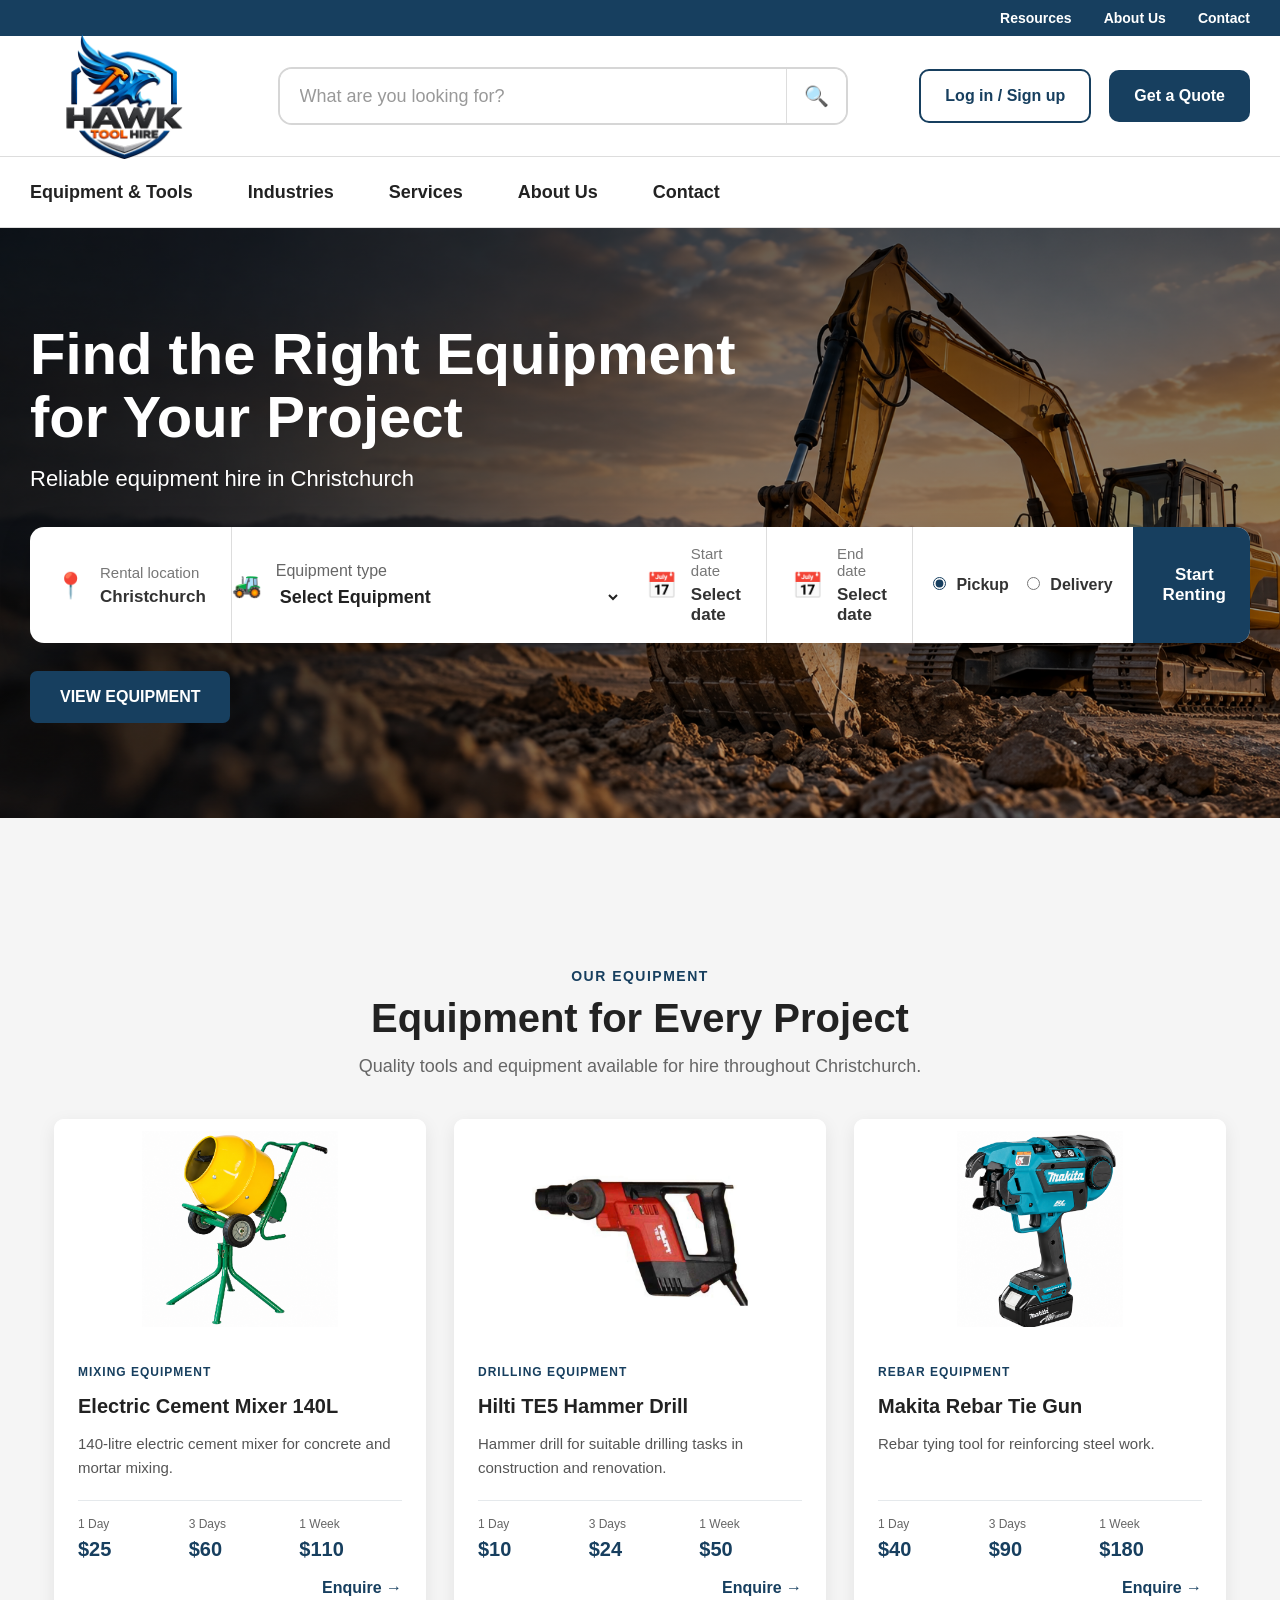
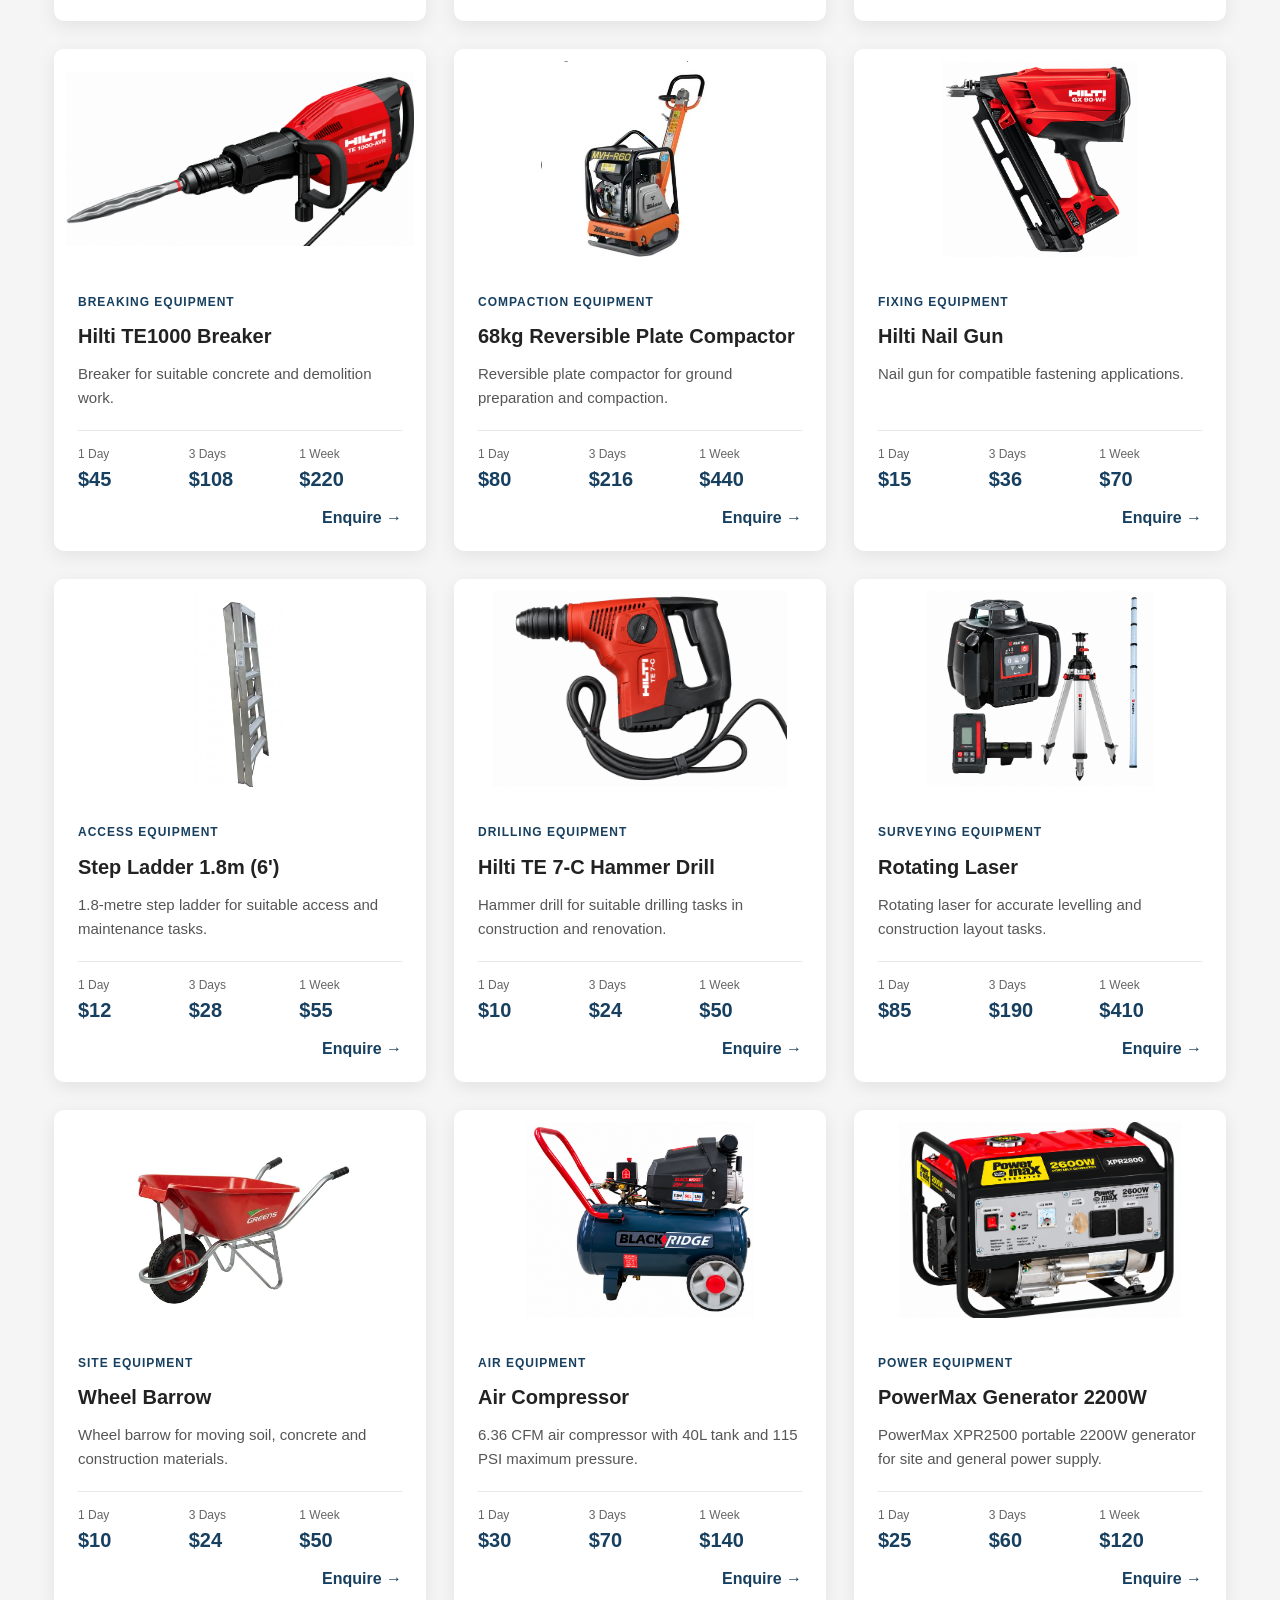
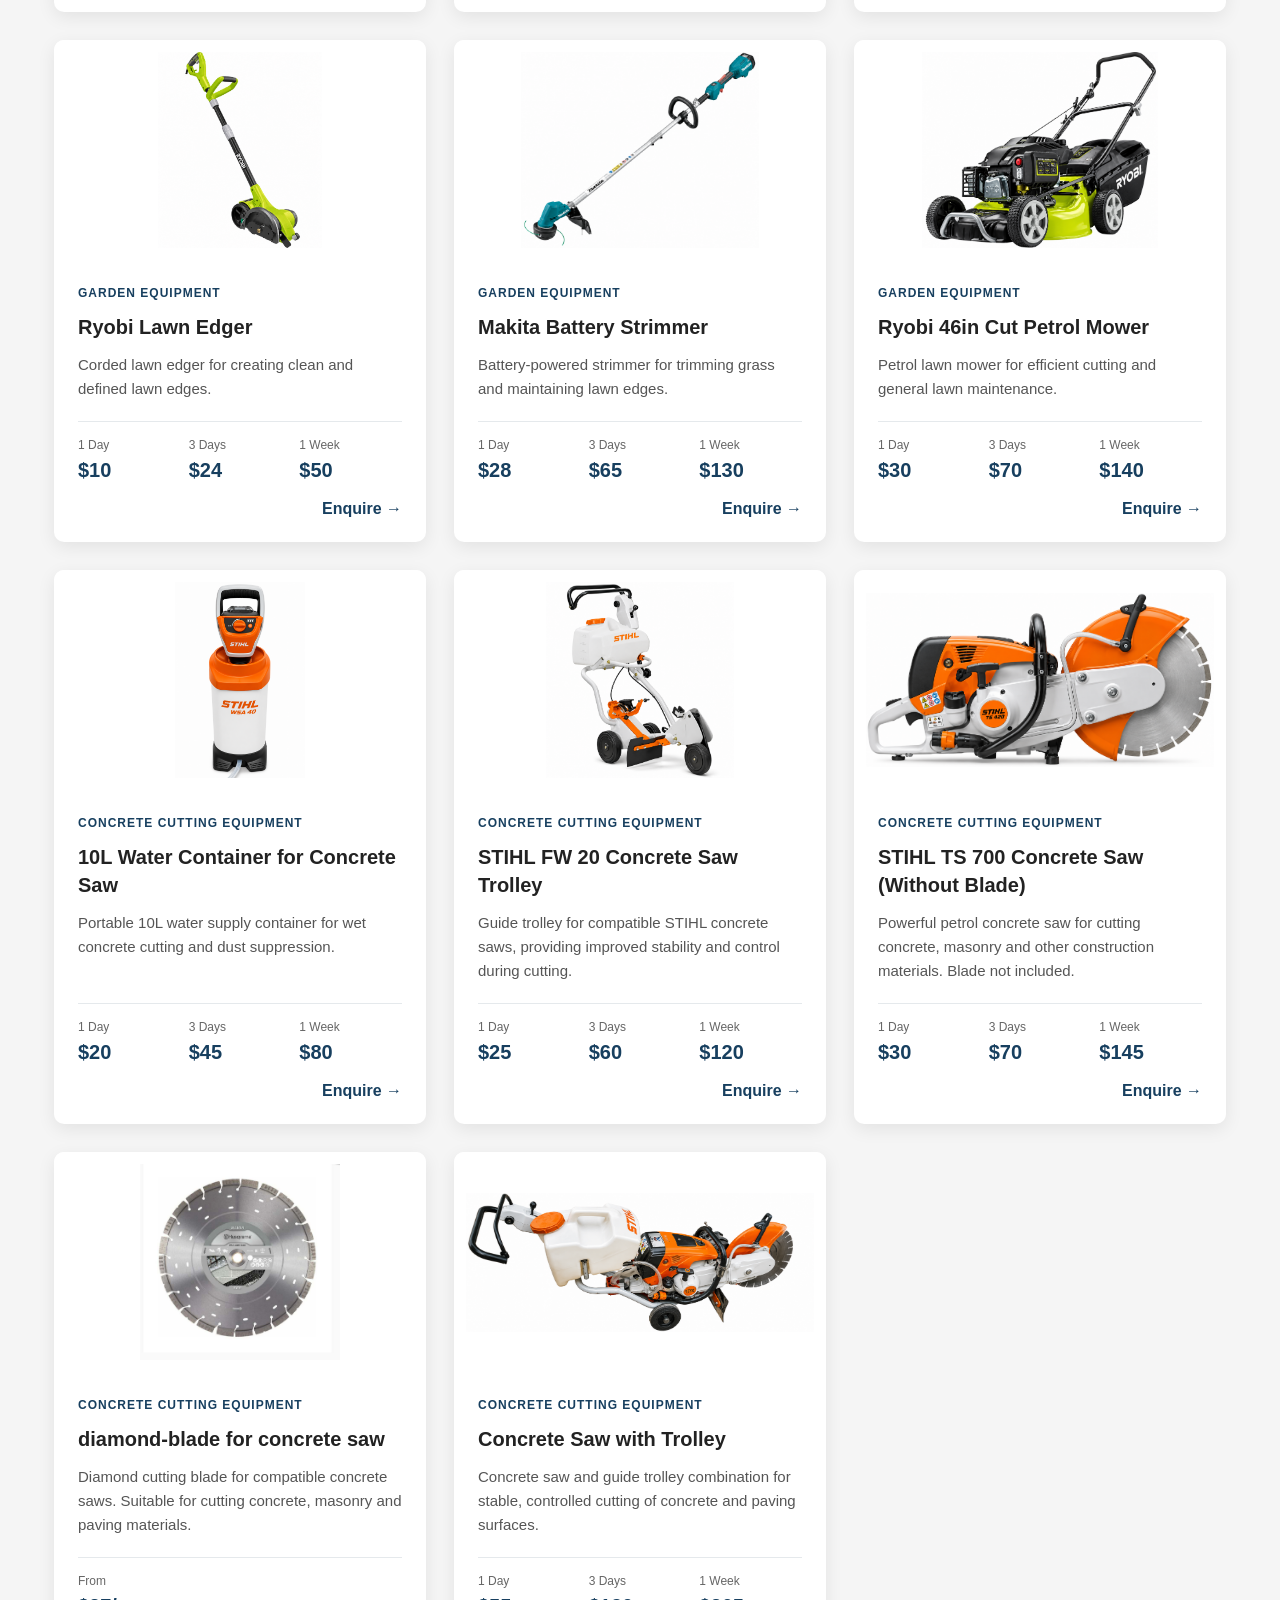
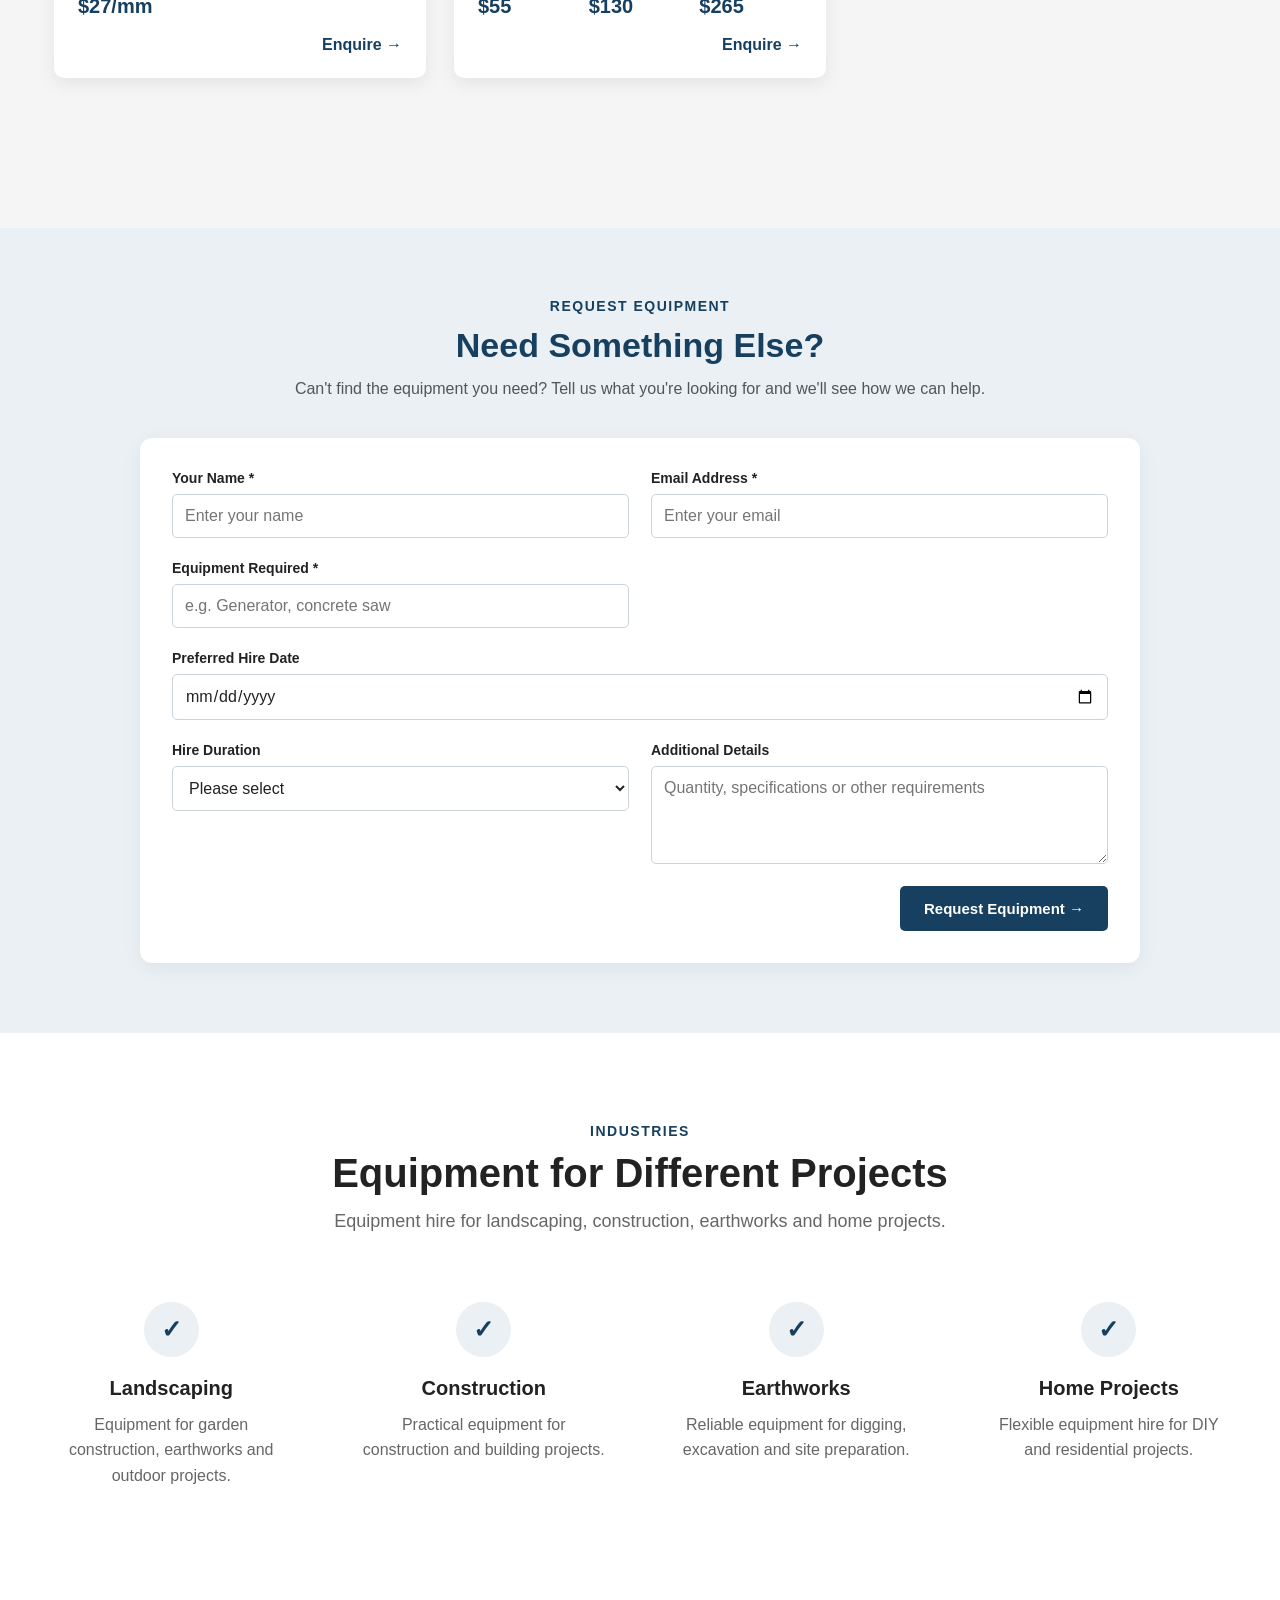
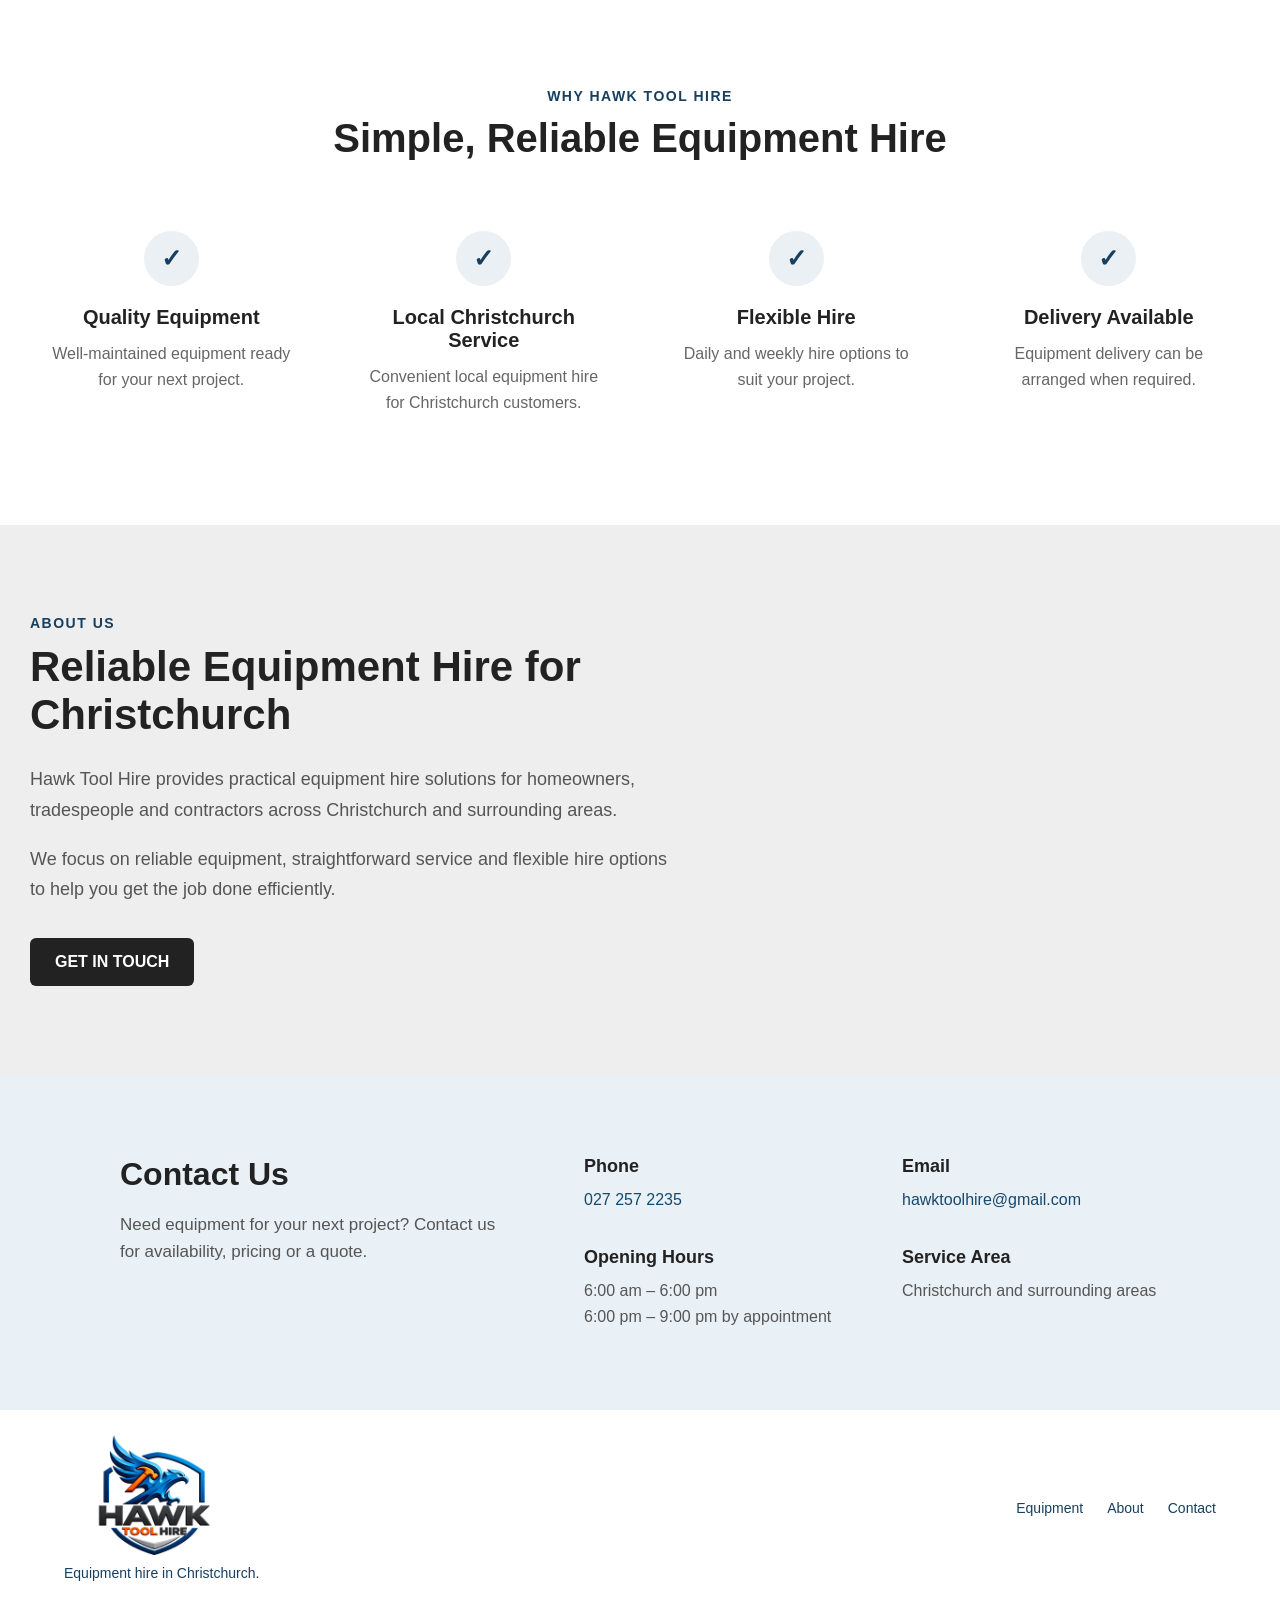
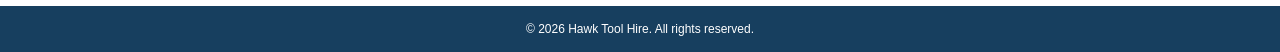
<file: index.html>
<!DOCTYPE html>
<html lang="en">

<head>

    <meta charset="UTF-8">

    <meta name="viewport" content="width=device-width, initial-scale=1.0">

    <title>Hawk Tool Hire | Christchurch</title>

    <link rel="stylesheet" href="css/style.css">

</head>

<!-- RENTAL DATE PICKER -->
<div id="rental-date-picker" class="rental-date-picker">

    <div class="rental-date-box">

        <div class="rental-date-header">
            <h2>Select your rental dates</h2>

            <button type="button" onclick="closeRentalDatePicker()">×</button>
        </div>

        <div class="rental-date-top">

            <div class="date-select-box active" id="start-box">
                <span>START DATE</span>
                <strong id="selected-start-date">Select date</strong>
            </div>

            <div class="date-select-box" id="end-box">
                <span>END DATE</span>
                <strong id="selected-end-date">Select date</strong>
            </div>

            <button type="button" class="reset-dates" onclick="resetRentalDates()">
                Reset dates
            </button>

        </div>

        <div class="calendar-navigation">

            <button type="button" onclick="changeMonth(-1)">‹</button>

            <div id="month-title-left"></div>

            <div id="month-title-right"></div>

            <button type="button" onclick="changeMonth(1)">›</button>

        </div>

        <div class="calendar-container">

            <div id="calendar-left" class="calendar"></div>

            <div id="calendar-right" class="calendar"></div>

        </div>

        <div class="rental-date-footer">

            <button type="button" class="cancel-date" onclick="closeRentalDatePicker()">
                Cancel
            </button>

            <button type="button" class="done-date" onclick="confirmRentalDates()">
                Done
            </button>

        </div>

    </div>

</div>
<script>

    let currentMonth = new Date();
    currentMonth.setDate(1);

    let startDate = null;
    let endDate = null;
    let selectingStart = true;


    function openRentalDatePicker() {

        document.getElementById("rental-date-picker").style.display = "flex";

        renderCalendars();

    }


    function closeRentalDatePicker() {

        document.getElementById("rental-date-picker").style.display = "none";

    }


    function changeMonth(amount) {

        currentMonth.setMonth(currentMonth.getMonth() + amount);

        renderCalendars();

    }


    function resetRentalDates() {

        startDate = null;
        endDate = null;
        selectingStart = true;

        document.getElementById("selected-start-date").textContent = "Select date";
        document.getElementById("selected-end-date").textContent = "Select date";

        document.getElementById("start-box").classList.add("active");
        document.getElementById("end-box").classList.remove("active");

        renderCalendars();

    }


    function selectDate(date) {

        if (selectingStart) {

            startDate = new Date(date);
            endDate = null;

            selectingStart = false;

            document.getElementById("selected-start-date").textContent =
                formatDate(startDate);

            document.getElementById("selected-end-date").textContent =
                "Select date";

            document.getElementById("start-box").classList.remove("active");
            document.getElementById("end-box").classList.add("active");

        } else {

            if (date < startDate) {
                return;
            }

            endDate = new Date(date);

            selectingStart = true;

            document.getElementById("selected-end-date").textContent =
                formatDate(endDate);

            document.getElementById("start-box").classList.add("active");
            document.getElementById("end-box").classList.remove("active");

        }

        renderCalendars();

    }


    function formatDate(date) {

        return date.toLocaleDateString("en-NZ", {
            day: "numeric",
            month: "short",
            year: "numeric"
        });

    }


    function isSameDay(a, b) {

        if (!a || !b) return false;

        return (
            a.getFullYear() === b.getFullYear() &&
            a.getMonth() === b.getMonth() &&
            a.getDate() === b.getDate()
        );

    }


    function isBetween(date) {

        if (!startDate || !endDate) return false;

        return date > startDate && date < endDate;

    }


    function renderCalendars() {

        const leftMonth = new Date(currentMonth);

        const rightMonth = new Date(currentMonth);

        rightMonth.setMonth(rightMonth.getMonth() + 1);

        document.getElementById("month-title-left").textContent =
            leftMonth.toLocaleDateString("en-NZ", {
                month: "long",
                year: "numeric"
            });

        document.getElementById("month-title-right").textContent =
            rightMonth.toLocaleDateString("en-NZ", {
                month: "long",
                year: "numeric"
            });

        renderCalendar(
            document.getElementById("calendar-left"),
            leftMonth
        );

        renderCalendar(
            document.getElementById("calendar-right"),
            rightMonth
        );

    }


    function renderCalendar(container, month) {

        container.innerHTML = "";

        const weekdays = [
            "Su",
            "Mo",
            "Tu",
            "We",
            "Th",
            "Fr",
            "Sa"
        ];

        weekdays.forEach(day => {

            const el = document.createElement("div");

            el.className = "calendar-weekday";

            el.textContent = day;

            container.appendChild(el);

        });


        const firstDay =
            new Date(
                month.getFullYear(),
                month.getMonth(),
                1
            ).getDay();


        const daysInMonth =
            new Date(
                month.getFullYear(),
                month.getMonth() + 1,
                0
            ).getDate();


        for (let i = 0; i < firstDay; i++) {

            const empty = document.createElement("div");

            empty.className = "calendar-empty";

            container.appendChild(empty);

        }


        for (let day = 1; day <= daysInMonth; day++) {

            const date =
                new Date(
                    month.getFullYear(),
                    month.getMonth(),
                    day
                );

            const el = document.createElement("button");

            el.type = "button";

            el.className = "calendar-day";

            el.textContent = day;


            if (isSameDay(date, startDate)) {

                el.classList.add("start-date");

            }


            if (isSameDay(date, endDate)) {

                el.classList.add("end-date");

            }


            if (isBetween(date)) {

                el.classList.add("date-in-range");

            }


            if (
                startDate &&
                !endDate &&
                date < startDate
            ) {

                el.classList.add("disabled-date");

            }


            el.onclick = function () {

                if (
                    startDate &&
                    !endDate &&
                    date < startDate
                ) {

                    return;

                }

                selectDate(date);

            };


            container.appendChild(el);

        }

    }


    function confirmRentalDates() {

        if (!startDate || !endDate) {

            alert("Please select both a start date and an end date.");

            return;

        }


        document.getElementById("start-date-display").textContent =
            formatDate(startDate);


        const endDisplay =
            document.getElementById("end-date-display");

        if (endDisplay) {

            endDisplay.textContent =
                formatDate(endDate);

        }


        closeRentalDatePicker();

    }


    document.addEventListener("click", function (event) {

        const picker =
            document.getElementById("rental-date-picker");

        const box =
            document.querySelector(".rental-date-box");

        if (
            picker &&
            picker.style.display === "flex" &&
            event.target === picker
        ) {

            closeRentalDatePicker();

        }

    });

</script>

<body>


    <!-- TOP BAR -->

    <div class="top-bar">

        <div class="top-container">

            <div class="top-links">

                <a href="#">Resources</a>

                <a href="#about">About Us</a>

                <a href="#contact">Contact</a>

            </div>

        </div>

    </div>



    <!-- MAIN HEADER -->

    <header class="main-header">

        <div class="header-container">


            <!-- LOGO -->

            <a href="index.html" class="logo-link">

                <img src="images/hawk-logo.png" alt="Hawk Tool Hire" class="logo">

            </a>



            <!-- SEARCH -->

            <div class="search-box">

                <input type="text" placeholder="What are you looking for?">

                <button type="button">
                    🔍
                </button>

            </div>



            <!-- HEADER BUTTONS -->

            <div class="header-actions">

                <a href="#" class="login-button">
                    Log in / Sign up
                </a>

                <a href="#contact" class="quote-button">
                    Get a Quote
                </a>

            </div>


        </div>

    </header>



    <!-- NAVIGATION -->

    <nav class="navigation">

        <div class="nav-container">

            <a href="#equipment">
                Equipment & Tools
            </a>

            <a href="#industries">
                Industries
            </a>

            <a href="#services">
                Services
            </a>

            <a href="#about">
                About Us
            </a>

            <a href="index.html#contact">
                Contact
            </a>

        </div>

    </nav>



    <!-- HERO SECTION -->

    <section class="hero">

        <div class="hero-overlay"></div>

        <div class="hero-content">


            <h1>
                Find the Right Equipment<br>
                for Your Project
            </h1>


            <p>
                Reliable equipment hire in Christchurch
            </p>



            <!-- RENTAL SEARCH BOX -->

            <div class="rental-box">


                <div class="rental-item">

                    <span class="rental-icon">📍</span>

                    <div>

                        <small>Rental location</small>

                        <strong>Christchurch</strong>

                    </div>

                </div>
                <div class="rental-field equipment-field">
                    <span class="equipment-icon">🚜</span>

                    <div class="equipment-content">
                        <span class="field-label">Equipment type</span>
                        <select>
                            <option value="">Select Equipment</option>
                            <option value="cement-mixer">Electric Cement Mixer 140L</option>
                            <option value="hilti-te5">Hilti TE5 Hammer Drill</option>
                            <option value="makita-rebar-tie-gun">Makita Rebar Tie Gun</option>
                            <option value="hilti-te1000">Hilti TE1000 Breaker</option>
                            <option value="plate-compactor">68kg Reversible Plate Compactor</option>
                            <option value="hilti-nail-gun">Hilti Nail Gun</option>
                            <option value="step-ladder">Step Ladder 1.8m (6')</option>
                            <option value="hilti-te7c">Hilti TE 7-C Hammer Drill</option>
                            <option value="rotating-laser">Rotating Laser</option>
                            <option value="wheel-barrow">Wheel Barrow</option>
                            <option value="air-compressor">Air Compressor</option>
                            <option value="powermax-generator">PowerMax Generator 2600W XPR2800</option>
                            <option value="ryobi-lawn-edger">Ryobi Lawn Edger</option>
                            <option value="makita-battery-strimmer">Makita Battery Strimmer</option>
                            <option value="ryobi-petrol-mower">Ryobi 46in Cut Petrol Mower</option>
                        </select>
                    </div>
                </div>



                <div class="rental-item">

                    <span class="rental-icon">📅</span>

                    <div>

                        <small>Start date</small>
                        <strong id="start-date-display" class="date-trigger" onclick="openRentalDatePicker()">
                            Select date
                        </strong>

                    </div>

                </div>



                <div class="rental-item">

                    <span class="rental-icon">📅</span>

                    <div>

                        <small>End date</small>
                        <strong class="date-display" id="end-date-display" onclick="openDatePicker('end')">
                            Select date
                        </strong>

                    </div>

                </div>



                <div class="rental-choice">

                    <label>

                        <input type="radio" name="delivery" checked>

                        Pickup

                    </label>


                    <label>

                        <input type="radio" name="delivery">

                        Delivery

                    </label>

                </div>



                <button class="start-button">
                    Start Renting
                </button>

            </div>



            <a href="#equipment" class="hero-button">
                VIEW EQUIPMENT
            </a>


        </div>

    </section>






    <!-- EQUIPMENT SECTION -->
    <section class="equipment-section" id="equipment">
        <div class="section-container">

            <div class="section-heading">
                <p class="section-label">OUR EQUIPMENT</p>
                <h2>Equipment for Every Project</h2>
                <p>Quality tools and equipment available for hire throughout Christchurch.</p>
            </div>

            <div class="equipment-grid">

                <!-- 1. Electric Cement Mixer 140L -->
                <article class="equipment-card">
                    <div class="equipment-image">
                        <img src="images/cement-mixer.png" alt="Electric Cement Mixer 140L">
                    </div>
                    <div class="equipment-info">
                        <p class="equipment-category">MIXING EQUIPMENT</p>
                        <h3>Electric Cement Mixer 140L</h3>
                        <p>140-litre electric cement mixer for concrete and mortar mixing.</p>
                        <div class="equipment-pricing">
                            <div class="price-option"><span>1 Day</span><strong>$25</strong></div>
                            <div class="price-option"><span>3 Days</span><strong>$60</strong></div>
                            <div class="price-option"><span>1 Week</span><strong>$110</strong></div>
                        </div>
                        <a class="equipment-enquire"
                            href="mailto:hawktoolhire@gmail.com?subject=Enquiry%20-%20Electric%20Cement%20Mixer%20140L">Enquire
                            →</a>
                    </div>
                </article>

                <!-- 2. Hilti TE5 Hammer Drill -->
                <article class="equipment-card">
                    <div class="equipment-image">
                        <img src="images/hilti-te5.png" alt="Hilti TE5 Hammer Drill">
                    </div>
                    <div class="equipment-info">
                        <p class="equipment-category">DRILLING EQUIPMENT</p>
                        <h3>Hilti TE5 Hammer Drill</h3>
                        <p>Hammer drill for suitable drilling tasks in construction and renovation.</p>
                        <div class="equipment-pricing">
                            <div class="price-option"><span>1 Day</span><strong>$10</strong></div>
                            <div class="price-option"><span>3 Days</span><strong>$24</strong></div>
                            <div class="price-option"><span>1 Week</span><strong>$50</strong></div>
                        </div>
                        <a class="equipment-enquire"
                            href="mailto:hawktoolhire@gmail.com?subject=Enquiry%20-%20Hilti%20TE5%20Hammer%20Drill">Enquire
                            →</a>
                    </div>
                </article>

                <!-- 3. Makita Rebar Tie Gun -->
                <article class="equipment-card">
                    <div class="equipment-image">
                        <img src="images/rebar-tie-gun.png" alt="Makita Rebar Tie Gun">
                    </div>
                    <div class="equipment-info">
                        <p class="equipment-category">REBAR EQUIPMENT</p>
                        <h3>Makita Rebar Tie Gun</h3>
                        <p>Rebar tying tool for reinforcing steel work.</p>
                        <div class="equipment-pricing">
                            <div class="price-option"><span>1 Day</span><strong>$40</strong></div>
                            <div class="price-option"><span>3 Days</span><strong>$90</strong></div>
                            <div class="price-option"><span>1 Week</span><strong>$180</strong></div>
                        </div>
                        <a class="equipment-enquire"
                            href="mailto:hawktoolhire@gmail.com?subject=Enquiry%20-%20Makita%20Rebar%20Tie%20Gun">Enquire
                            →</a>
                    </div>
                </article>

                <!-- 4. Hilti TE1000 Breaker -->
                <article class="equipment-card">
                    <div class="equipment-image">
                        <img src="images/hilti-te1000.png" alt="Hilti TE1000 Breaker">
                    </div>
                    <div class="equipment-info">
                        <p class="equipment-category">BREAKING EQUIPMENT</p>
                        <h3>Hilti TE1000 Breaker</h3>
                        <p>Breaker for suitable concrete and demolition work.</p>
                        <div class="equipment-pricing">
                            <div class="price-option"><span>1 Day</span><strong>$45</strong></div>
                            <div class="price-option"><span>3 Days</span><strong>$108</strong></div>
                            <div class="price-option"><span>1 Week</span><strong>$220</strong></div>
                        </div>
                        <a class="equipment-enquire"
                            href="mailto:hawktoolhire@gmail.com?subject=Enquiry%20-%20Hilti%20TE1000%20Breaker">Enquire
                            →</a>
                    </div>
                </article>

                <!-- 5. 68kg Reversible Plate Compactor -->
                <article class="equipment-card">
                    <div class="equipment-image">
                        <img src="images/plate-compactor.png" alt="68kg Reversible Plate Compactor">
                    </div>
                    <div class="equipment-info">
                        <p class="equipment-category">COMPACTION EQUIPMENT</p>
                        <h3>68kg Reversible Plate Compactor</h3>
                        <p>Reversible plate compactor for ground preparation and compaction.</p>
                        <div class="equipment-pricing">
                            <div class="price-option"><span>1 Day</span><strong>$80</strong></div>
                            <div class="price-option"><span>3 Days</span><strong>$216</strong></div>
                            <div class="price-option"><span>1 Week</span><strong>$440</strong></div>
                        </div>
                        <a class="equipment-enquire"
                            href="mailto:hawktoolhire@gmail.com?subject=Enquiry%20-%20Plate%20Compactor">Enquire →</a>
                    </div>
                </article>

                <!-- 6. Hilti Nail Gun -->
                <article class="equipment-card">
                    <div class="equipment-image">
                        <img src="images/hilti-nail-gun.png" alt="Hilti Nail Gun">
                    </div>
                    <div class="equipment-info">
                        <p class="equipment-category">FIXING EQUIPMENT</p>
                        <h3>Hilti Nail Gun</h3>
                        <p>Nail gun for compatible fastening applications.</p>
                        <div class="equipment-pricing">
                            <div class="price-option"><span>1 Day</span><strong>$15</strong></div>
                            <div class="price-option"><span>3 Days</span><strong>$36</strong></div>
                            <div class="price-option"><span>1 Week</span><strong>$70</strong></div>
                        </div>
                        <a class="equipment-enquire"
                            href="mailto:hawktoolhire@gmail.com?subject=Enquiry%20-%20Hilti%20Nail%20Gun">Enquire →</a>
                    </div>
                </article>

                <!-- 7. Step Ladder -->
                <article class="equipment-card">
                    <div class="equipment-image">
                        <img src="images/step-ladder.png" alt="Step Ladder 1.8m (6 feet)">
                    </div>
                    <div class="equipment-info">
                        <p class="equipment-category">ACCESS EQUIPMENT</p>
                        <h3>Step Ladder 1.8m (6')</h3>
                        <p>1.8-metre step ladder for suitable access and maintenance tasks.</p>
                        <div class="equipment-pricing">
                            <div class="price-option"><span>1 Day</span><strong>$12</strong></div>
                            <div class="price-option"><span>3 Days</span><strong>$28</strong></div>
                            <div class="price-option"><span>1 Week</span><strong>$55</strong></div>
                        </div>
                        <a class="equipment-enquire"
                            href="mailto:hawktoolhire@gmail.com?subject=Enquiry%20-%20Step%20Ladder%201.8m">Enquire
                            →</a>
                    </div>
                </article>

                <!-- 8. Hilti TE 7-C Hammer Drill -->
                <article class="equipment-card">
                    <div class="equipment-image">
                        <img src="images/hilti-te7c.png" alt="Hilti TE 7-C Hammer Drill">
                    </div>
                    <div class="equipment-info">
                        <p class="equipment-category">DRILLING EQUIPMENT</p>
                        <h3>Hilti TE 7-C Hammer Drill</h3>
                        <p>Hammer drill for suitable drilling tasks in construction and renovation.</p>
                        <div class="equipment-pricing">
                            <div class="price-option"><span>1 Day</span><strong>$10</strong></div>
                            <div class="price-option"><span>3 Days</span><strong>$24</strong></div>
                            <div class="price-option"><span>1 Week</span><strong>$50</strong></div>
                        </div>
                        <a class="equipment-enquire"
                            href="mailto:hawktoolhire@gmail.com?subject=Enquiry%20-%20Hilti%20TE%207-C%20Hammer%20Drill">Enquire
                            →</a>
                    </div>
                </article>
                <!-- 9. Rotating Laser -->
                <article class="equipment-card">
                    <div class="equipment-image">
                        <img src="images/rotating-laser.png" alt="Rotating Laser">
                    </div>
                    <div class="equipment-info">
                        <p class="equipment-category">SURVEYING EQUIPMENT</p>
                        <h3>Rotating Laser</h3>
                        <p>Rotating laser for accurate levelling and construction layout tasks.</p>
                        <div class="equipment-pricing">
                            <div class="price-option"><span>1 Day</span><strong>$85</strong></div>
                            <div class="price-option"><span>3 Days</span><strong>$190</strong></div>
                            <div class="price-option"><span>1 Week</span><strong>$410</strong></div>
                        </div>
                        <a class="equipment-enquire"
                            href="mailto:hawktoolhire@gmail.com?subject=Enquiry%20-%20Rotating%20Laser">
                            Enquire →
                        </a>
                    </div>
                </article>
                <!-- 10. Wheel Barrow -->
                <article class="equipment-card">
                    <div class="equipment-image wheel-image">
                        <img src="images/wheel-barrow.png" alt="Wheel Barrow">
                    </div>
                    <div class="equipment-info">
                        <p class="equipment-category">SITE EQUIPMENT</p>
                        <h3>Wheel Barrow</h3>
                        <p>Wheel barrow for moving soil, concrete and construction materials.</p>
                        <div class="equipment-pricing">
                            <div class="price-option"><span>1 Day</span><strong>$10</strong></div>
                            <div class="price-option"><span>3 Days</span><strong>$24</strong></div>
                            <div class="price-option"><span>1 Week</span><strong>$50</strong></div>
                        </div>
                        <a class="equipment-enquire"
                            href="mailto:hawktoolhire@gmail.com?subject=Enquiry%20-%20Wheel%20Barrow">
                            Enquire →
                        </a>
                    </div>
                </article>

                <!-- 11. Air Compressor -->
                <article class="equipment-card">
                    <div class="equipment-image">
                        <img src="images/air-compressor.png" alt="Air Compressor">
                    </div>
                    <div class="equipment-info">
                        <p class="equipment-category">AIR EQUIPMENT</p>
                        <h3>Air Compressor</h3>
                        <p>6.36 CFM air compressor with 40L tank and 115 PSI maximum pressure.</p>
                        <div class="equipment-pricing">
                            <div class="price-option"><span>1 Day</span><strong>$30</strong></div>
                            <div class="price-option"><span>3 Days</span><strong>$70</strong></div>
                            <div class="price-option"><span>1 Week</span><strong>$140</strong></div>
                        </div>
                        <a class="equipment-enquire"
                            href="mailto:hawktoolhire@gmail.com?subject=Enquiry%20-%20Air%20Compressor">
                            Enquire →
                        </a>
                    </div>
                </article>
                <!-- 12. PowerMax Generator 2200W XPR2500 -->
                <article class="equipment-card">
                    <div class="equipment-image">
                        <img src="images/powermax-generator.png" alt="PowerMax Generator 2200W XPR2500">
                    </div>
                    <div class="equipment-info">
                        <p class="equipment-category">POWER EQUIPMENT</p>
                        <h3>PowerMax Generator 2200W</h3>
                        <p>PowerMax XPR2500 portable 2200W generator for site and general power supply.</p>
                        <div class="equipment-pricing">
                            <div class="price-option"><span>1 Day</span><strong>$25</strong></div>
                            <div class="price-option"><span>3 Days</span><strong>$60</strong></div>
                            <div class="price-option"><span>1 Week</span><strong>$120</strong></div>
                        </div>
                        <a class="equipment-enquire"
                            href="mailto:hawktoolhire@gmail.com?subject=Enquiry%20-%20PowerMax%20Generator%202200W%20XPR2500">
                            Enquire →
                        </a>
                    </div>
                </article>
                <!-- 13. Ryobi Lawn Edger -->
                <article class="equipment-card">
                    <div class="equipment-image">
                        <img src="images/lawn edger.png" alt="Ryobi Lawn Edger">
                    </div>
                    <div class="equipment-info">
                        <p class="equipment-category">GARDEN EQUIPMENT</p>
                        <h3>Ryobi Lawn Edger</h3>
                        <p>Corded lawn edger for creating clean and defined lawn edges.</p>
                        <div class="equipment-pricing">
                            <div class="price-option"><span>1 Day</span><strong>$10</strong></div>
                            <div class="price-option"><span>3 Days</span><strong>$24</strong></div>
                            <div class="price-option"><span>1 Week</span><strong>$50</strong></div>
                        </div>
                        <a class="equipment-enquire"
                            href="mailto:hawktoolhire@gmail.com?subject=Enquiry%20-%20Ryobi%20Lawn%20Edger">
                            Enquire →
                        </a>
                    </div>
                </article>
                <!-- 14. Makita Battery Strimmer -->
                <article class="equipment-card">
                    <div class="equipment-image">
                        <img src="images/strimmer.png" alt="Makita Battery Strimmer">
                    </div>
                    <div class="equipment-info">
                        <p class="equipment-category">GARDEN EQUIPMENT</p>
                        <h3>Makita Battery Strimmer</h3>
                        <p>Battery-powered strimmer for trimming grass and maintaining lawn edges.</p>
                        <div class="equipment-pricing">
                            <div class="price-option"><span>1 Day</span><strong>$28</strong></div>
                            <div class="price-option"><span>3 Days</span><strong>$65</strong></div>
                            <div class="price-option"><span>1 Week</span><strong>$130</strong></div>
                        </div>
                        <a class="equipment-enquire"
                            href="mailto:hawktoolhire@gmail.com?subject=Enquiry%20-%20Makita%20Battery%20Strimmer">
                            Enquire →
                        </a>
                    </div>
                </article>
                <!-- 15. Ryobi 46in Cut Petrol Mower -->
                <article class="equipment-card">
                    <div class="equipment-image">
                        <img src="images/petrol mower.png" alt="Ryobi Petrol Mower">
                    </div>
                    <div class="equipment-info">
                        <p class="equipment-category">GARDEN EQUIPMENT</p>
                        <h3>Ryobi 46in Cut Petrol Mower</h3>
                        <p>Petrol lawn mower for efficient cutting and general lawn maintenance.</p>
                        <div class="equipment-pricing">
                            <div class="price-option"><span>1 Day</span><strong>$30</strong></div>
                            <div class="price-option"><span>3 Days</span><strong>$70</strong></div>
                            <div class="price-option"><span>1 Week</span><strong>$140</strong></div>
                        </div>
                        <a class="equipment-enquire"
                            href="mailto:hawktoolhire@gmail.com?subject=Enquiry%20-%20Ryobi%20Petrol%20Mower">
                            Enquire →
                        </a>
                    </div>
                </article>
                
                <!-- 16. 10L Water Container for Concrete Saw -->
                <article class="equipment-card">
                    <div class="equipment-image">
                        <img src="images/10l-water-container.png" alt="10L Water Container for Concrete Saw">
                    </div>
                    <div class="equipment-info">
                        <p class="equipment-category">CONCRETE CUTTING EQUIPMENT</p>
                        <h3>10L Water Container for Concrete Saw</h3>
                        <p>Portable 10L water supply container for wet concrete cutting and dust suppression.</p>
                        <div class="equipment-pricing">
                            <div class="price-option"><span>1 Day</span><strong>$20</strong></div>
                            <div class="price-option"><span>3 Days</span><strong>$45</strong></div>
                            <div class="price-option"><span>1 Week</span><strong>$80</strong></div>
                        </div>
                        <a class="equipment-enquire"
                            href="mailto:hawktoolhire@gmail.com?subject=Enquiry%20-%2010L%20Water%20Container%20for%20Concrete%20Saw">
                            Enquire →
                        </a>
                    </div>
                </article>

                <!-- 17. STIHL FW 20 Concrete Saw Trolley -->
                <article class="equipment-card">
                    <div class="equipment-image">
                        <img src="images/stihl-fw20-trolley.png" alt="STIHL FW 20 Concrete Saw Trolley">
                    </div>
                    <div class="equipment-info">
                        <p class="equipment-category">CONCRETE CUTTING EQUIPMENT</p>
                        <h3>STIHL FW 20 Concrete Saw Trolley</h3>
                        <p>Guide trolley for compatible STIHL concrete saws, providing improved stability and control during cutting.</p>
                        <div class="equipment-pricing">
                            <div class="price-option"><span>1 Day</span><strong>$25</strong></div>
                            <div class="price-option"><span>3 Days</span><strong>$60</strong></div>
                            <div class="price-option"><span>1 Week</span><strong>$120</strong></div>
                        </div>
                        <a class="equipment-enquire"
                            href="mailto:hawktoolhire@gmail.com?subject=Enquiry%20-%20STIHL%20FW20%20Concrete%20Saw%20Trolley">
                            Enquire →
                        </a>
                    </div>
                </article>

                <!-- 18. STIHL TS 700 Concrete Saw -->
                <article class="equipment-card">
                    <div class="equipment-image">
                        <img src="images/stihl-ts700.png" alt="STIHL TS 700 Concrete Saw">
                    </div>
                    <div class="equipment-info">
                        <p class="equipment-category">CONCRETE CUTTING EQUIPMENT</p>
                        <h3>STIHL TS 700 Concrete Saw (Without Blade)</h3>
                        <p>Powerful petrol concrete saw for cutting concrete, masonry and other construction materials. Blade not included.</p>
                        <div class="equipment-pricing">
                            <div class="price-option"><span>1 Day</span><strong>$30</strong></div>
                            <div class="price-option"><span>3 Days</span><strong>$70</strong></div>
                            <div class="price-option"><span>1 Week</span><strong>$145</strong></div>
                        </div>
                        <a class="equipment-enquire"
                            href="mailto:hawktoolhire@gmail.com?subject=Enquiry%20-%20STIHL%20TS700%20Concrete%20Saw">
                            Enquire →
                        </a>
                    </div>
                </article>

                <!-- 19. Diamond Blade -->
                <article class="equipment-card">
                    <div class="equipment-image">
                        <img src="images/diamond-blade for concrete saw.png" alt="Diamond Blade">
                    </div>
                    <div class="equipment-info">
                        <p class="equipment-category">CONCRETE CUTTING EQUIPMENT</p>
                        <h3>diamond-blade for concrete saw</h3>
                        <p>Diamond cutting blade for compatible concrete saws. Suitable for cutting concrete, masonry and paving materials.</p>
                        <div class="equipment-pricing">
                            <div class="price-option"><span>From</span><strong>$27/mm</strong></div>
                        </div>
                        <a class="equipment-enquire"
                            href="mailto:hawktoolhire@gmail.com?subject=Enquiry%20-%20350mm%20Diamond%20Blade">
                            Enquire →
                        </a>
                    </div>
                </article>

                <!-- 20. Concrete Saw with Trolley -->
                <article class="equipment-card">
                    <div class="equipment-image">
                        <img src="images/concrete-saw-with-trolley.png" alt="Concrete Saw with Trolley">
                    </div>
                    <div class="equipment-info">
                        <p class="equipment-category">CONCRETE CUTTING EQUIPMENT</p>
                        <h3>Concrete Saw with Trolley</h3>
                        <p>Concrete saw and guide trolley combination for stable, controlled cutting of concrete and paving surfaces.</p>
                        <div class="equipment-pricing">
                            <div class="price-option"><span>1 Day</span><strong>$55</strong></div>
                            <div class="price-option"><span>3 Days</span><strong>$130</strong></div>
                            <div class="price-option"><span>1 Week</span><strong>$265</strong></div>
                        </div>
                        <a class="equipment-enquire"
                            href="mailto:hawktoolhire@gmail.com?subject=Enquiry%20-%20Concrete%20Saw%20with%20Trolley">
                            Enquire →
                        </a>
                    </div>
                </article>
            </div>
        </div>
    </section>

    <!-- REQUEST EQUIPMENT SECTION -->
    <section class="request-section" id="request-equipment">
        <div class="request-container">

            <div class="request-intro">
                <p class="section-label">REQUEST EQUIPMENT</p>
                <h2>Need Something Else?</h2>
                <p>
                    Can't find the equipment you need?
                    Tell us what you're looking for and we'll see how we can help.
                </p>
            </div>

            <form class="request-form" action="https://formsubmit.co/hawktoolhire@gmail.com" method="POST">

                <input type="hidden" name="_subject" value="New Equipment Request - Hawk Tool Hire">

                <input type="hidden" name="_captcha" value="true">

                <div class="request-field">
                    <label for="request-name">Your Name *</label>
                    <input id="request-name" type="text" name="Name" required placeholder="Enter your name">
                </div>

                <div class="request-field">
                    <label for="request-email">Email Address *</label>
                    <input id="request-email" type="email" name="Email" required placeholder="Enter your email">
                </div>

                <div class="request-field">
                    <label for="request-equipment-name">Equipment Required *</label>
                    <input id="request-equipment-name" type="text" name="Equipment Required" required
                        placeholder="e.g. Generator, concrete saw">
                </div>

                <div class="request-field">
                    <label for="request-date">Preferred Hire Date</label>
                    <input id="request-date" type="date" name="Preferred Hire Date">
                </div>

                <div class="request-field">
                    <label for="request-duration">Hire Duration</label>
                    <select id="request-duration" name="Hire Duration">
                        <option value="">Please select</option>
                        <option>1 day</option>
                        <option>3 days</option>
                        <option>1 week</option>
                        <option>Longer than 1 week</option>
                    </select>
                </div>

                <div class="request-field">
                    <label for="request-details">Additional Details</label>
                    <textarea id="request-details" name="Additional Details" rows="4"
                        placeholder="Quantity, specifications or other requirements"></textarea>
                </div>

                <button type="submit" class="request-submit">
                    Request Equipment →
                </button>

            </form>

        </div>
    </section>




    <!-- INDUSTRIES SECTION -->

    <section class="services-section" id="industries">

        <div class="section-container">


            <div class="section-heading">

                <p class="section-label">
                    INDUSTRIES
                </p>

                <h2>
                    Equipment for Different Projects
                </h2>

                <p>
                    Equipment hire for landscaping,
                    construction, earthworks and home projects.
                </p>

            </div>


            <div class="services-grid">


                <div class="service-item">

                    <div class="service-icon">
                        ✓
                    </div>

                    <h3>
                        Landscaping
                    </h3>

                    <p>
                        Equipment for garden construction,
                        earthworks and outdoor projects.
                    </p>

                </div>



                <div class="service-item">

                    <div class="service-icon">
                        ✓
                    </div>

                    <h3>
                        Construction
                    </h3>

                    <p>
                        Practical equipment for construction
                        and building projects.
                    </p>

                </div>



                <div class="service-item">

                    <div class="service-icon">
                        ✓
                    </div>

                    <h3>
                        Earthworks
                    </h3>

                    <p>
                        Reliable equipment for digging,
                        excavation and site preparation.
                    </p>

                </div>



                <div class="service-item">

                    <div class="service-icon">
                        ✓
                    </div>

                    <h3>
                        Home Projects
                    </h3>

                    <p>
                        Flexible equipment hire for
                        DIY and residential projects.
                    </p>

                </div>


            </div>

        </div>

    </section>



    <!-- SERVICES -->

    <section class="services-section" id="services">

        <div class="section-container">


            <div class="section-heading">

                <p class="section-label">
                    WHY HAWK TOOL HIRE
                </p>

                <h2>
                    Simple, Reliable Equipment Hire
                </h2>

            </div>



            <div class="services-grid">


                <div class="service-item">

                    <div class="service-icon">
                        ✓
                    </div>

                    <h3>
                        Quality Equipment
                    </h3>

                    <p>
                        Well-maintained equipment ready
                        for your next project.
                    </p>

                </div>



                <div class="service-item">

                    <div class="service-icon">
                        ✓
                    </div>

                    <h3>
                        Local Christchurch Service
                    </h3>

                    <p>
                        Convenient local equipment hire
                        for Christchurch customers.
                    </p>

                </div>



                <div class="service-item">

                    <div class="service-icon">
                        ✓
                    </div>

                    <h3>
                        Flexible Hire
                    </h3>

                    <p>
                        Daily and weekly hire options
                        to suit your project.
                    </p>

                </div>



                <div class="service-item">

                    <div class="service-icon">
                        ✓
                    </div>

                    <h3>
                        Delivery Available
                    </h3>

                    <p>
                        Equipment delivery can be arranged
                        when required.
                    </p>

                </div>


            </div>

        </div>

    </section>



    <!-- ABOUT -->

    <section class="about-section" id="about">

        <div class="about-container">


            <div class="about-text">

                <p class="section-label">
                    ABOUT US
                </p>

                <h2>
                    Reliable Equipment Hire for Christchurch
                </h2>

                <p>
                    Hawk Tool Hire provides practical equipment hire solutions
                    for homeowners, tradespeople and contractors across
                    Christchurch and surrounding areas.
                </p>

                <p>
                    We focus on reliable equipment, straightforward service
                    and flexible hire options to help you get the job done
                    efficiently.
                </p>

                <a href="#contact" class="dark-button">
                    GET IN TOUCH
                </a>

            </div>


        </div>

    </section>



    <!-- CONTACT -->

    <section class="contact-section" id="contact">
        <div class="contact-container">

            <div class="contact-intro">
                <h2>Contact Us</h2>
                <p>
                    Need equipment for your next project?
                    Contact us for availability, pricing or a quote.
                </p>
            </div>

            <div class="contact-details">

                <div class="contact-item">
                    <h3>Phone</h3>
                    <a href="tel:0272572235">027 257 2235</a>
                </div>

                <div class="contact-item">
                    <h3>Email</h3>
                    <a href="mailto:hawktoolhire@gmail.com">
                        hawktoolhire@gmail.com
                    </a>
                </div>

                <div class="contact-item">
                    <h3>Opening Hours</h3>
                    <p>6:00 am – 6:00 pm</p>
                    <p>6:00 pm – 9:00 pm by appointment</p>
                </div>

                <div class="contact-item">
                    <h3>Service Area</h3>
                    <p>Christchurch and surrounding areas</p>
                </div>

            </div>

        </div>
    </section>



    <!-- FOOTER -->

    <footer>

        <div class="footer-container">


            <div class="footer-logo">

                <img src="images/hawk-logo.png" alt="Hawk Tool Hire">

                <p>
                    Equipment hire in Christchurch.
                </p>

            </div>



            <div class="footer-links">

                <a href="#equipment">
                    Equipment
                </a>

                <a href="#about">
                    About
                </a>

                <a href="#contact">
                    Contact
                </a>

            </div>


        </div>



        <div class="copyright">

            © 2026 Hawk Tool Hire. All rights reserved.

        </div>


    </footer>



</body>

</html>
</file>
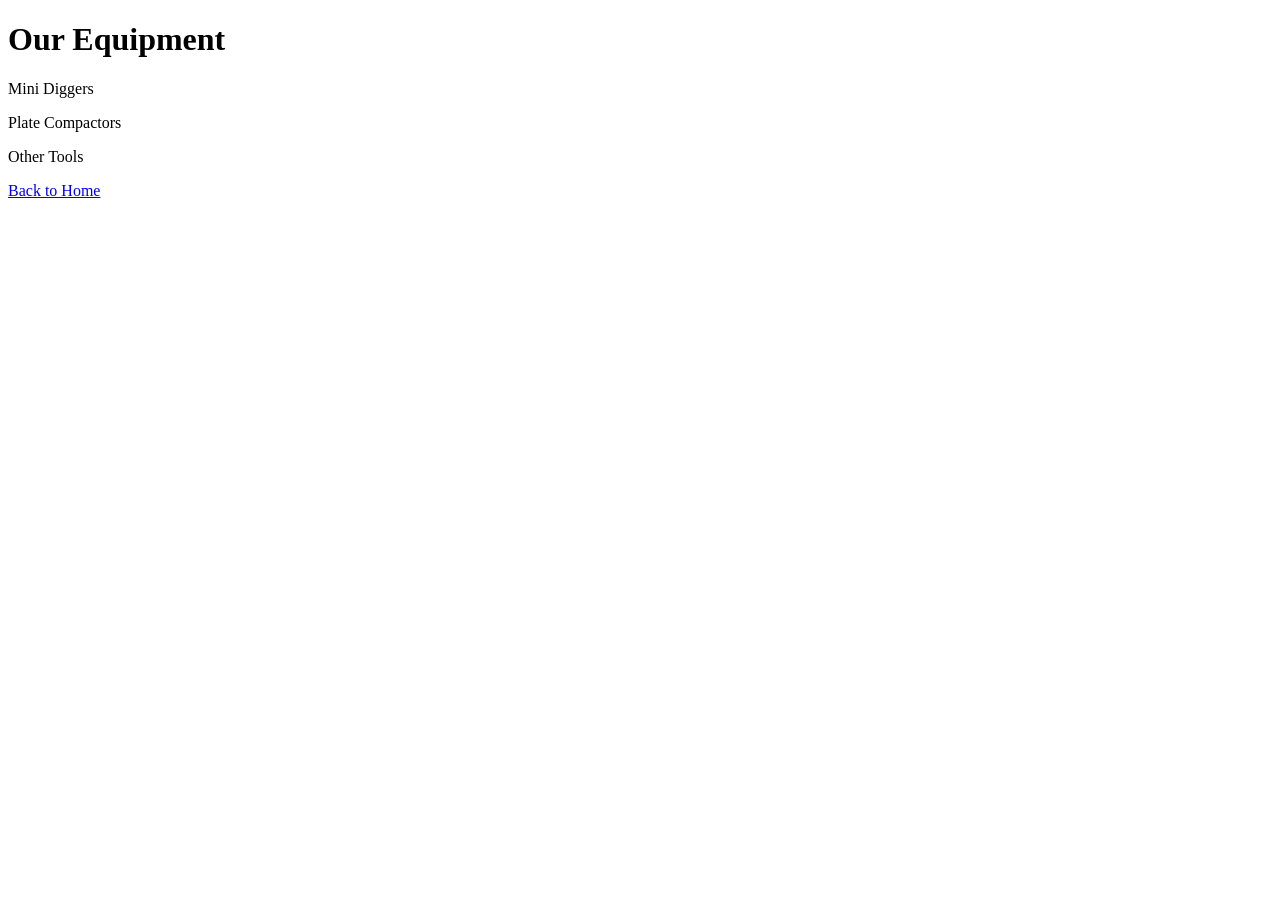
<file: equipment.html>
<!DOCTYPE html>
<html>

<head>
    <title>Equipment - Hawk Tool Hire</title>
</head>

<body>

    <h1>Our Equipment</h1>

    <p>Mini Diggers</p>

    <p>Plate Compactors</p>

    <p>Other Tools</p>

    <a href="index.html">Back to Home</a>

</body>

</html>
</file>
<file: css/style.css>
/* =========================
   GENERAL
========================= */

* {
    margin: 0;
    padding: 0;
    box-sizing: border-box;
}

html {
    scroll-behavior: smooth;
}

body {
    font-family: Arial, Helvetica, sans-serif;
    color: #222;
    background-color: #ffffff;
}

a {
    text-decoration: none;
    color: inherit;
}

button {
    font-family: inherit;
}


/* =========================
   TOP GREEN BAR
========================= */

.top-bar {
    background-color: #173F5F;
    color: white;
    height: 36px;
}

.top-container {
    max-width: 1400px;
    margin: 0 auto;
    height: 100%;
    display: flex;
    justify-content: flex-end;
    align-items: center;
    padding: 0 30px;
}

.top-links {
    display: flex;
    gap: 32px;
    font-size: 14px;
    font-weight: 600;
}

.top-links a:hover {
    text-decoration: underline;
}


/* =========================
   MAIN HEADER
========================= */

.main-header {
    background-color: white;
    border-bottom: 1px solid #ddd;
}

.header-container {
    max-width: 1400px;
    height: 120px;
    margin: 0 auto;
    padding: 0 30px;

    display: flex;
    align-items: center;
    gap: 40px;
}


/* LOGO */

.logo-link {
    display: flex;
    align-items: center;
    flex-shrink: 0;
}

.logo {
    height: 125px;
    width: auto;
    display: block;
}


/* =========================
   SEARCH
========================= */

.search-box {
    height: 58px;
    flex: 1;
    max-width: 570px;

    display: flex;

    border: 2px solid #d6d6d6;
    border-radius: 14px;

    overflow: hidden;

    margin-left: 20px;
}

.search-box input {
    flex: 1;

    border: none;
    outline: none;

    padding: 0 20px;

    font-size: 18px;
}

.search-box input::placeholder {
    color: #999;
}

.search-box button {
    width: 60px;

    border: none;
    border-left: 1px solid #ddd;

    background-color: white;

    font-size: 20px;

    cursor: pointer;
}

.search-box button:hover {
    background-color: #f3f3f3;
}


/* =========================
   HEADER ACTIONS
========================= */

.header-actions {
    margin-left: auto;

    display: flex;
    align-items: center;

    gap: 18px;
}

.login-button {
    border: 2px solid #173F5F;

    color: #173F5F;

    padding: 16px 24px;

    border-radius: 10px;

    font-weight: 700;

    white-space: nowrap;
}

.login-button:hover {
    background-color: #f0fff6;
}

.quote-button {
    background-color: #173F5F;

    color: white;

    padding: 17px 25px;

    border-radius: 10px;

    font-weight: 700;

    white-space: nowrap;
}

.quote-button:hover {
    background-color: #0F2F46;
}


/* =========================
   NAVIGATION
========================= */

.navigation {
    background-color: white;
    border-bottom: 1px solid #ddd;
}

.nav-container {
    max-width: 1400px;

    margin: 0 auto;

    padding: 0 30px;

    height: 70px;

    display: flex;
    align-items: center;

    gap: 55px;
}

.nav-container a {
    font-size: 18px;
    font-weight: 600;

    color: #222;

    position: relative;
}

.nav-container a:hover {
    color: #173F5F;
}


/* =========================
   HERO
========================= */

.hero {
    position: relative;

    min-height: 590px;

    display: flex;
    align-items: center;

    background-image:
        url("../images/hero.jpg");

    background-size: cover;

    background-position: center;

    color: white;
}


/* Dark overlay */

.hero-overlay {
    position: absolute;

    inset: 0;

    background:
        linear-gradient(
            rgba(0, 0, 0, 0.60),
            rgba(0, 0, 0, 0.25)
        );
}


/* Hero content */

.hero-content {
    position: relative;

    z-index: 2;

    width: 1400px;

    max-width: calc(100% - 60px);

    margin: 0 auto;

    padding: 70px 0;
}

.hero h1 {
    font-size: 58px;

    line-height: 1.08;

    font-weight: 700;

    margin-bottom: 18px;
}

.hero p {
    font-size: 22px;

    margin-bottom: 35px;
}


/* =========================
   RENTAL BOX
========================= */

.rental-box {
    background-color: white;

    color: #333;

    border-radius: 14px;

    min-height: 105px;

    display: flex;

    align-items: stretch;

    overflow: hidden;

    box-shadow:
        0 8px 30px rgba(0, 0, 0, 0.18);

    max-width: 1300px;
}


/* Rental item */

.rental-item {
    flex: 1;

    display: flex;

    align-items: center;

    gap: 14px;

    padding: 18px 25px;

    border-right: 1px solid #ddd;
}

.rental-icon {
    font-size: 25px;
}

.rental-item small {
    display: block;

    color: #777;

    font-size: 15px;

    margin-bottom: 6px;
}

.rental-item strong {
    display: block;

    font-size: 17px;
}


/* Pickup / delivery */

.rental-choice {
    display: flex;

    align-items: center;

    gap: 18px;

    padding: 0 20px;

    white-space: nowrap;
}

.rental-choice label {
    cursor: pointer;

    font-weight: 600;
}

.rental-choice input {
    accent-color: #173F5F;

    margin-right: 6px;
}


/* Start button */

.start-button {
    border: none;

    background-color: #173F5F;

    color: white;

    padding: 0 30px;

    font-size: 17px;

    font-weight: 700;

    cursor: pointer;
}

.start-button:hover {
    background-color: #0F2F46;
}


/* Hero button */

.hero-button {
    display: inline-block;

    margin-top: 28px;

    background-color: #173F5F;

    color: white;

    padding: 17px 30px;

    border-radius: 7px;

    font-weight: 700;
}

.hero-button:hover {
    background-color: #0F2F46;
}


/* =========================
   GENERAL SECTION
========================= */

.section-container {
    max-width: 1300px;

    margin: 0 auto;

    padding: 90px 30px;
}

.section-heading {
    text-align: center;

    margin-bottom: 50px;
}

.section-label {
    color: #173F5F;

    font-size: 14px;

    font-weight: 800;

    letter-spacing: 1.5px;

    margin-bottom: 12px;
}

.section-heading h2 {
    font-size: 40px;

    margin-bottom: 15px;
}

.section-heading > p:last-child {
    color: #666;

    font-size: 18px;
}


/* =========================
   EQUIPMENT
========================= */

.equipment-section {
    background-color: #f6f6f6;
}

.equipment-grid {
    display: grid;

    grid-template-columns:
        repeat(3, 1fr);

    gap: 28px;
}

.equipment-card {
    background-color: white;

    border-radius: 10px;

    overflow: hidden;

    box-shadow:
        0 3px 15px rgba(0, 0, 0, 0.08);

    transition: transform 0.2s;
}

.equipment-card:hover {
    transform: translateY(-5px);
}


.equipment-info {
    padding: 25px;
}

.equipment-info h3 {
    font-size: 25px;

    margin-bottom: 12px;
}

.equipment-info p {
    color: #666;

    line-height: 1.6;

    margin-bottom: 25px;
}

.equipment-bottom {
    display: flex;

    justify-content: space-between;

    align-items: center;

    gap: 15px;
}

.equipment-bottom span {
    font-weight: 700;
}

.equipment-bottom a {
    color: #173F5F;

    font-weight: 700;
}


/* =========================
   SERVICES
========================= */

.services-section {
    background-color: white;
}

.services-grid {
    display: grid;

    grid-template-columns:
        repeat(4, 1fr);

    gap: 30px;
}

.service-item {
    text-align: center;

    padding: 20px;
}

.service-icon {
    width: 55px;
    height: 55px;

    margin: 0 auto 20px;

    border-radius: 50%;

    background-color: #EAF0F4;

    color: #173F5F;

    display: flex;

    justify-content: center;

    align-items: center;

    font-size: 25px;

    font-weight: 800;
}

.service-item h3 {
    margin-bottom: 12px;

    font-size: 20px;
}

.service-item p {
    color: #666;

    line-height: 1.6;
}


/* =========================
   ABOUT
========================= */

.about-section {
    background-color: #eeeeee;
}

.about-container {
    max-width: 1300px;

    margin: 0 auto;

    padding: 90px 30px;
}

.about-text {
    max-width: 650px;
}

.about-text h2 {
    font-size: 42px;

    margin-bottom: 25px;
}

.about-text p:not(.section-label) {
    color: #555;

    font-size: 18px;

    line-height: 1.7;

    margin-bottom: 18px;
}

.dark-button {
    display: inline-block;

    margin-top: 15px;

    background-color: #222;

    color: white;

    padding: 15px 25px;

    border-radius: 6px;

    font-weight: 700;
}


/* =========================
   CONTACT
========================= */

.contact-section {
    background: #f5f5f5;
    padding: 70px 0;
}

.contact-container {
    max-width: 1100px;
    margin: 0 auto;
    padding: 0 30px;

    display: grid;
    grid-template-columns: 1fr 1.5fr;
    gap: 80px;
    align-items: start;
}


/* Left side */

.contact-intro h2 {
    margin: 0 0 18px;
    font-size: 32px;
    font-weight: 700;
    color: #222;
}

.contact-intro p {
    margin: 0;
    max-width: 400px;
    font-size: 17px;
    line-height: 1.6;
    color: #555;
}


/* Right side */

.contact-details {
    display: grid;
    grid-template-columns: 1fr 1fr;
    column-gap: 60px;
    row-gap: 35px;
}

.contact-item h3 {
    margin: 0 0 10px;
    font-size: 18px;
    font-weight: 700;
    color: #222;
}

.contact-item p,
.contact-item a {
    margin: 0;
    font-size: 16px;
    line-height: 1.6;
    color: #555;
}

.contact-item a {
    color: #17486d;
    text-decoration: none;
}

.contact-item a:hover {
    text-decoration: underline;
}


/* Mobile */

@media (max-width: 768px) {

    .contact-container {
        grid-template-columns: 1fr;
        gap: 40px;
    }

    .contact-details {
        grid-template-columns: 1fr;
        gap: 28px;
    }

}
/* =========================
   CONTACT SECTION
========================= */

.contact-section {
    background: #eaf1f6;
    padding: 80px 0;
}

.contact-section .container {
    max-width: 1250px;
    margin: 0 auto;
    padding: 0 30px;

    display: grid;
    grid-template-columns: 1.35fr repeat(4, 1fr);
    gap: 20px;
    align-items: stretch;
}


/* =========================
   LEFT INTRODUCTION
========================= */

.contact-section .section-heading {
    display: flex;
    flex-direction: column;
    justify-content: center;
    padding-right: 30px;
}

.contact-section .section-label {
    margin-bottom: 12px;
    font-size: 14px;
    font-weight: 700;
    letter-spacing: 2px;
    color: #ffffff;
}

.contact-section .section-heading h2 {
    margin: 0 0 12px;
    font-size: 40px;
    line-height: 1.1;
    color: #ffffff;
}

.contact-section .section-heading p:last-child {
    margin: 0;
    max-width: 360px;
    font-size: 17px;
    line-height: 1.5;
    color: #ffffff;
}


/* =========================
   CONTACT CARDS
========================= */

.contact-section .contact-card {
    background: #ffffff;
    border: 1px solid #d9e0e5;
    border-radius: 6px;

    min-height: 300px;
    padding: 32px 22px;

    display: flex;
    flex-direction: column;
    align-items: center;
    text-align: center;

    box-sizing: border-box;
}


/* =========================
   ICON
========================= */

.contact-section .contact-icon {
    width: 50px;
    height: 50px;
    border-radius: 50%;

    background: #17486d;
    color: #ffffff;

    display: flex;
    align-items: center;
    justify-content: center;

    margin-bottom: 20px;
}


/* =========================
   CARD TITLE
========================= */

.contact-section .contact-card h3 {
    margin: 0 0 14px;

    font-size: 18px;
    line-height: 1.2;
    font-weight: 700;

    color: #111111;
}


/* =========================
   CARD TEXT
========================= */

.contact-section .contact-card p {
    margin: 0;

    font-size: 16px;
    line-height: 1.65;

    color: #555555;
}


/* =========================
   OPENING HOURS
========================= */

.contact-section .opening-hours {
    line-height: 1.5;
}

.contact-section .opening-hours p {
    margin-bottom: 8px;
}


/* =========================
   RESPONSIVE
========================= */

@media (max-width: 1100px) {

    .contact-section .container {
        grid-template-columns: repeat(2, 1fr);
    }

    .contact-section .section-heading {
        grid-column: 1 / -1;
        padding-right: 0;
        margin-bottom: 10px;
    }

}


@media (max-width: 600px) {

    .contact-section {
        padding: 60px 0;
    }

    .contact-section .container {
        grid-template-columns: 1fr;
        padding: 0 20px;
    }

    .contact-section .section-heading {
        grid-column: auto;
    }

    .contact-section .section-heading h2 {
        font-size: 34px;
    }

    .contact-section .contact-card {
        min-height: auto;
        padding: 30px 20px;
    }

}
.equipment-field {
    display: flex;
    align-items: center;
    gap: 14px;
}

.equipment-icon {
    font-size: 24px;
    flex-shrink: 0;
}

.equipment-content {
    display: flex;
    flex-direction: column;
    gap: 6px;
}

.equipment-content .field-label {
    font-size: 16px;
    color: #666;
}

.equipment-content select {
    border: none;
    background: transparent;
    padding: 0;
    margin: 0;
    font-size: 18px;
    font-weight: 700;
    color: #222;
    outline: none;
    cursor: pointer;
}
.date-trigger {
    cursor: pointer;
}
/* =========================
   SIMPLE DATE PICKER
========================= */

.simple-date-picker {
    position: fixed;
    inset: 0;

    display: none;

    align-items: center;
    justify-content: center;

    background: rgba(0, 0, 0, 0.45);

    z-index: 99999;
}


.simple-date-box {
    width: 420px;
    max-width: calc(100vw - 40px);

    background: #ffffff;

    border-radius: 10px;

    box-shadow: 0 20px 60px rgba(0, 0, 0, 0.25);

    overflow: hidden;
}


.simple-date-header {
    display: flex;
    align-items: center;
    justify-content: space-between;

    padding: 20px 24px;

    border-bottom: 1px solid #e5e5e5;
}


.simple-date-header h2 {
    margin: 0;

    font-size: 22px;
    color: #222;
}


.simple-date-header button {
    border: none;
    background: transparent;

    font-size: 30px;
    line-height: 1;

    cursor: pointer;
}


.simple-date-content {
    padding: 30px 24px;
}


.simple-date-content label {
    display: block;

    margin-bottom: 10px;

    font-size: 15px;
    font-weight: 600;
}


.simple-date-content input {
    width: 100%;
    height: 52px;

    padding: 0 14px;

    box-sizing: border-box;

    border: 1px solid #d5d5d5;
    border-radius: 6px;

    font-size: 16px;
}


.simple-date-footer {
    display: flex;
    justify-content: flex-end;
    gap: 12px;

    padding: 18px 24px;

    border-top: 1px solid #e5e5e5;
}


.simple-date-footer button {
    padding: 11px 22px;

    border: none;
    border-radius: 5px;

    font-size: 15px;
    font-weight: 600;

    cursor: pointer;
}


.simple-date-footer button:first-child {
    background: #eeeeee;
    color: #333;
}


.simple-date-footer button:last-child {
    background: #17486d;
    color: #ffffff;
}
/* =========================
   RENTAL DATE PICKER
========================= */

.rental-date-picker {
    position: fixed;
    inset: 0;

    display: none;

    align-items: center;
    justify-content: center;

    background: rgba(0, 0, 0, 0.45);

    z-index: 99999;
}


.rental-date-box {
    width: 760px;
    max-width: calc(100vw - 40px);

    background: #ffffff;

    border-radius: 10px;

    box-shadow: 0 20px 60px rgba(0, 0, 0, 0.25);

    overflow: hidden;
}


.rental-date-header {
    display: flex;
    align-items: center;
    justify-content: space-between;

    padding: 20px 24px;

    border-bottom: 1px solid #e5e5e5;
}


.rental-date-header h2 {
    margin: 0;

    font-size: 22px;
    color: #222;
}


.rental-date-header button {
    border: none;
    background: transparent;

    font-size: 30px;
    line-height: 1;

    cursor: pointer;
}


.rental-date-top {
    display: flex;
    align-items: center;

    gap: 12px;

    padding: 20px 24px;
}


.date-select-box {
    width: 190px;

    padding: 10px 14px;

    border: 1px solid #d5d5d5;

    border-radius: 6px;

    cursor: pointer;
}


.date-select-box.active {
    border-color: #17486d;
}


.date-select-box span {
    display: block;

    margin-bottom: 4px;

    font-size: 11px;

    font-weight: 700;

    color: #777;
}


.date-select-box strong {
    font-size: 15px;

    color: #222;
}


.reset-dates {
    margin-left: auto;

    border: none;

    background: transparent;

    color: #17486d;

    font-size: 14px;

    font-weight: 600;

    cursor: pointer;
}


.calendar-navigation {
    display: grid;

    grid-template-columns: 40px 1fr 1fr 40px;

    align-items: center;

    padding: 10px 24px;

    border-top: 1px solid #eeeeee;
    border-bottom: 1px solid #eeeeee;
}


.calendar-navigation button {
    border: none;

    background: transparent;

    font-size: 28px;

    cursor: pointer;

    color: #333;
}


.calendar-navigation div {
    text-align: center;

    font-size: 16px;

    font-weight: 700;

    color: #222;
}


.calendar-container {
    display: grid;

    grid-template-columns: 1fr 1fr;

    gap: 30px;

    padding: 20px 24px 28px;
}


.calendar {
    display: grid;

    grid-template-columns: repeat(7, 1fr);

    gap: 5px;
}


.calendar-weekday {
    text-align: center;

    font-size: 12px;

    font-weight: 600;

    color: #888;

    padding-bottom: 8px;
}


.calendar-empty {
    height: 36px;
}


.calendar-day {
    height: 36px;

    border: none;

    background: transparent;

    border-radius: 50%;

    cursor: pointer;

    font-size: 14px;

    color: #222;
}


.calendar-day:hover {
    background: #eeeeee;
}


.calendar-day.start-date,
.calendar-day.end-date {
    background: #17486d;

    color: #ffffff;

    font-weight: 700;
}


.calendar-day.date-in-range {
    background: #e5eef5;

    border-radius: 0;
}


.calendar-day.disabled-date {
    color: #cccccc;

    cursor: not-allowed;
}


.rental-date-footer {
    display: flex;

    justify-content: flex-end;

    gap: 12px;

    padding: 18px 24px;

    border-top: 1px solid #e5e5e5;
}


.rental-date-footer button {
    padding: 11px 22px;

    border: none;

    border-radius: 5px;

    font-size: 15px;

    font-weight: 600;

    cursor: pointer;
}


.cancel-date {
    background: #eeeeee;

    color: #333;
}


.done-date {
    background: #17486d;

    color: #ffffff;
}

/* ===== Equipment section layout ===== */

.equipment-section {
    padding: 60px 24px;
    background: #f5f5f5;
}

.equipment-section .section-container {
    width: 100%;
    max-width: 1400px;
    margin: 0 auto;
}

.equipment-section .section-heading {
    text-align: center;
    margin-bottom: 42px;
}

.equipment-grid {
    display: grid;
    grid-template-columns: repeat(3, minmax(0, 1fr));
    gap: 28px;
    align-items: stretch;
}

.equipment-card {
    min-width: 0;
    display: flex;
    flex-direction: column;
    overflow: hidden;
    background: #ffffff;
    border-radius: 10px;
    box-shadow: 0 5px 18px rgba(0, 0, 0, 0.08);
}

.equipment-image {
    width: 100%;
    height: 220px;
    padding: 12px;
    box-sizing: border-box;
    background: #ffffff;
    display: flex;
    align-items: center;
    justify-content: center;
    overflow: hidden;
}

.equipment-image img {
    display: block;
    width: 100%;
    height: 100%;
    object-fit: contain;
    object-position: center;
}

.equipment-info {
    display: flex;
    flex: 1;
    flex-direction: column;
    padding: 24px;
}

.equipment-info .equipment-category {
    margin: 0 0 10px;
    color: #173f5f;
    font-size: 12px;
    font-weight: 800;
    letter-spacing: 1px;
}

.equipment-info h3 {
    margin: 0 0 12px;
    color: #222222;
    font-size: 20px;
    line-height: 1.4;
}

.equipment-info > p:not(.equipment-category) {
    margin: 0 0 20px;
    color: #555555;
    font-size: 15px;
    line-height: 1.6;
}

.equipment-pricing {
    display: grid;
    grid-template-columns: repeat(3, minmax(0, 1fr));
    gap: 8px;
    margin-top: auto;
    padding-top: 16px;
    border-top: 1px solid #e5e9ec;
}

.price-option {
    display: flex;
    flex-direction: column;
    gap: 7px;
}

.price-option span {
    color: #666666;
    font-size: 12px;
}

.price-option strong {
    color: #173f5f;
    font-size: 20px;
}

.equipment-enquire {
    display: inline-block;
    align-self: flex-end;
    margin-top: 18px;
    color: #173f5f;
    font-weight: 700;
    text-decoration: none;
}

.equipment-enquire:hover {
    color: #0f2f46;
    text-decoration: underline;
}

@media (max-width: 900px) {
    .equipment-grid {
        grid-template-columns: repeat(2, minmax(0, 1fr));
    }
}

@media (max-width: 600px) {
    .equipment-section {
        padding: 40px 16px;
    }

    .equipment-grid {
        grid-template-columns: 1fr;
    }

    .equipment-image {
        height: 230px;
    }
}

/* Fix equipment cards width */
.equipment-section .section-container {
    width: 100%;
    max-width: 1400px;
    margin: 0 auto;
}

.equipment-section .equipment-grid {
    display: grid;
    grid-template-columns: repeat(3, minmax(0, 1fr));
    gap: 28px;
    align-items: stretch;
}

.equipment-section .equipment-card {
    width: auto;
    min-width: 0;
    max-width: none;
    box-sizing: border-box;
}

.equipment-section .equipment-image {
    width: 100%;
    height: 220px;
}

.equipment-section .equipment-info {
    min-width: 0;
    box-sizing: border-box;
}

@media (max-width: 900px) {
    .equipment-section .equipment-grid {
        grid-template-columns: repeat(2, minmax(0, 1fr));
    }
}

@media (max-width: 600px) {
    .equipment-section .equipment-grid {
        grid-template-columns: 1fr;
    }
}

/* ===== Request Equipment ===== */

.request-section {
    padding: 70px 24px;
    background: #eaf0f4;
}

.request-container {
    max-width: 1000px;
    margin: 0 auto;
}

.request-intro {
    text-align: center;
    margin-bottom: 35px;
}

.request-intro h2 {
    margin: 10px 0;
    color: #173f5f;
    font-size: 34px;
}

.request-intro > p:last-child {
    color: #555;
    line-height: 1.7;
}

.request-form {
    display: grid;
    grid-template-columns: repeat(2, minmax(0, 1fr));
    gap: 22px;
    padding: 32px;
    background: #fff;
    border-radius: 12px;
    box-shadow: 0 5px 20px rgba(0, 0, 0, 0.06);
}

.request-field {
    display: flex;
    flex-direction: column;
    gap: 8px;
    min-width: 0;
}

.request-field label {
    color: #222;
    font-size: 14px;
    font-weight: 700;
}

.request-field input,
.request-field select,
.request-field textarea {
    width: 100%;
    padding: 12px;
    border: 1px solid #ccd4da;
    border-radius: 5px;
    background: #fff;
    color: #222;
    font: inherit;
    box-sizing: border-box;
}

.request-field textarea {
    resize: vertical;
}

.request-field:nth-child(6) {
    grid-column: 1 / -1;
}

.request-submit {
    grid-column: 1 / -1;
    justify-self: end;
    padding: 14px 24px;
    border: 0;
    border-radius: 5px;
    background: #173f5f;
    color: #fff;
    font-size: 15px;
    font-weight: 700;
    cursor: pointer;
}

.request-submit:hover {
    background: #0f2f46;
}

@media (max-width: 600px) {
    .request-section {
        padding: 45px 16px;
    }

    .request-form {
        grid-template-columns: 1fr;
        padding: 22px;
    }

    .request-field:nth-child(6),
    .request-submit {
        grid-column: 1;
    }

    .request-submit {
        justify-self: stretch;
    }

    .request-intro h2 {
        font-size: 28px;
    }
}


/* ===== FOOTER ===== */

/* Logo and navigation row: white background */
footer {
    padding: 0;
    background-color: #ffffff;
    color: #173F5F;
}

.footer-container {
    display: flex;
    justify-content: space-between;
    align-items: center;
    gap: 30px;
    padding: 25px 5%;
}

.footer-logo {
    max-width: 260px;
}

.footer-logo img {
    display: block;
    width: 180px;
    max-width: 100%;
    height: auto;
}

.footer-logo p {
    font-size: 14px;
    margin-top: 10px;
    color: #173F5F;
}

.footer-links {
    display: flex;
    gap: 24px;
    flex-wrap: wrap;
}

.footer-links a {
    color: #173F5F;
    text-decoration: none;
    font-size: 14px;
}

.footer-links a:hover {
    text-decoration: underline;
}

/* Bottom copyright row: dark blue background */
.copyright {
    background-color: #173F5F;
    color: #ffffff;
    padding: 16px 5%;
    font-size: 12px;
    text-align: center;
    margin: 0;
}

@media (max-width: 600px) {
    .footer-container {
        flex-direction: column;
        align-items: flex-start;
        padding: 20px 5%;
    }

    .footer-links {
        gap: 18px;
    }
}
/* Wheel Barrow */
.equipment-image.wheel-image img {
    width: 65%;
    height: auto;
    max-width: none;
    max-height: none;
    object-fit: initial;
    display: block;
    margin: 0;
}
</file>
